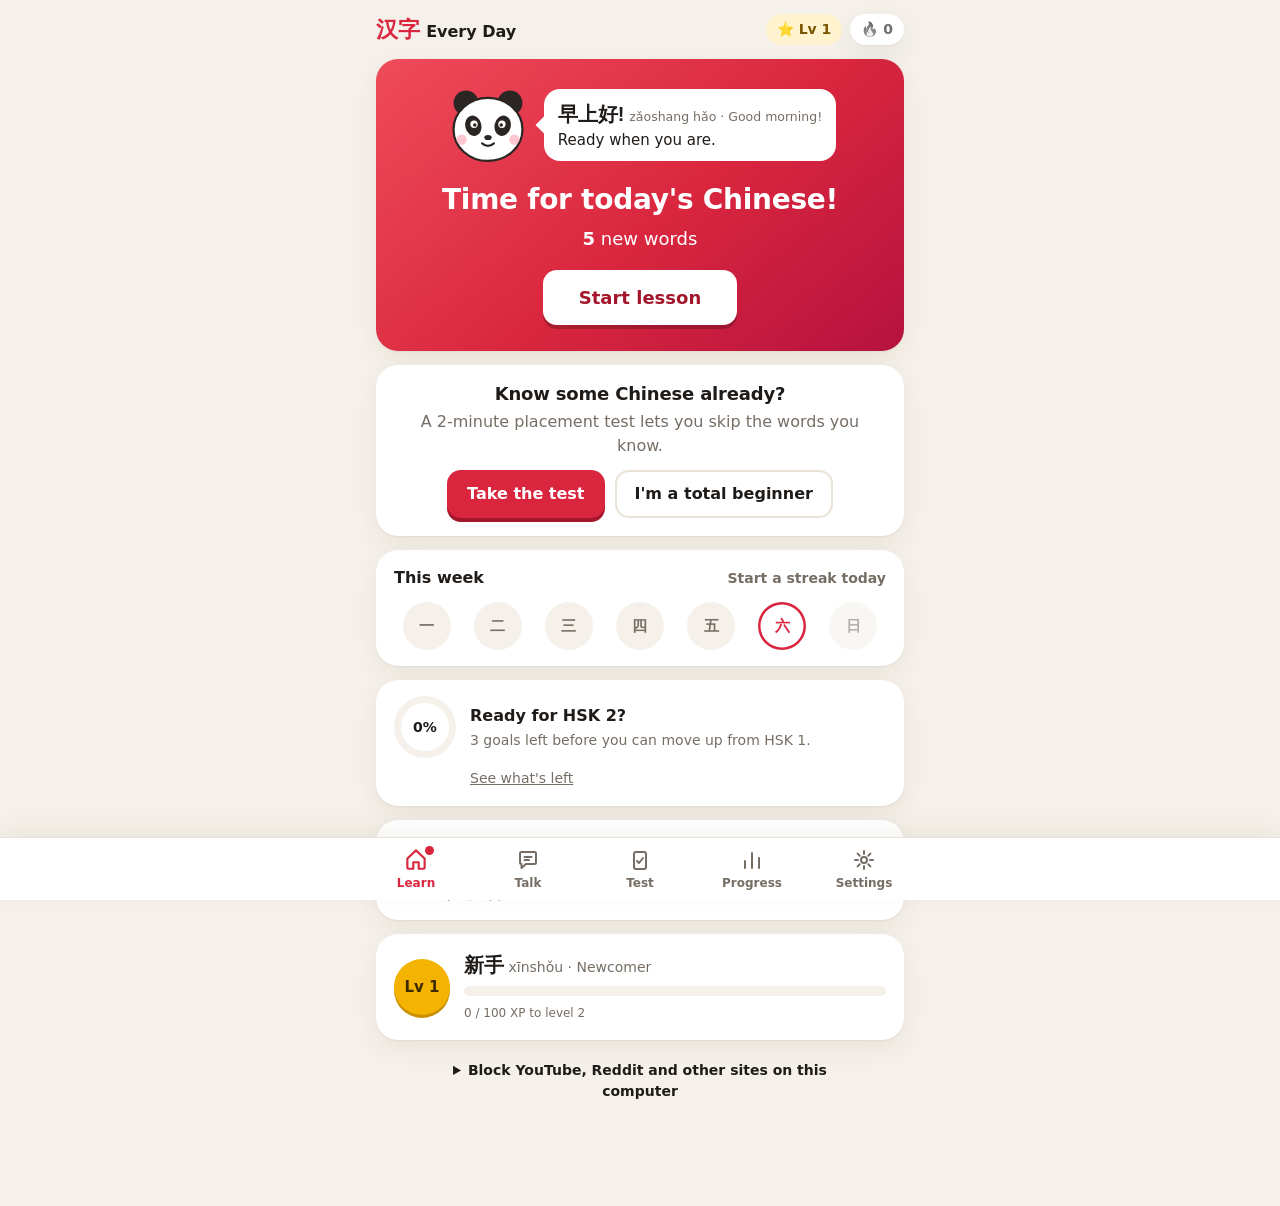
<file: index.html>
<!doctype html>
<!-- The app lives in docs/. If GitHub Pages serves the repository root, send visitors there. -->
<html lang="en">
<head>
  <meta charset="utf-8">
  <meta name="viewport" content="width=device-width, initial-scale=1">
  <title>汉字 Every Day</title>
  <meta http-equiv="refresh" content="0; url=docs/">
  <script>location.replace('docs/' + location.search + location.hash);</script>
</head>
<body>
  <p><a href="docs/">Open 汉字 Every Day</a></p>
</body>
</html>
</file>
<file: docs/styles.css>
/* 汉字 Every Day. Phone first; one centred column on bigger screens. */

:root {
  --bg: #f5f1ea;
  --surface: #ffffff;
  --sunken: #f5f1ea;
  --text: #1f1b18;
  --muted: #766e65;
  --line: #e9e2d7;
  --accent: #d9263e;
  --accent-deep: #a3162b;
  --accent-ink: #ffffff;
  --hero: linear-gradient(140deg, #ef4b5a 0%, #d9263e 55%, #b5123f 100%);
  --hero-done: linear-gradient(140deg, #35b877 0%, #1f8a4c 100%);
  --good: #1f8a4c;
  --good-bg: #e4f5ea;
  --bad: #d9263e;
  --bad-bg: #fde8eb;
  --gold: #f5b301;
  --gold-deep: #c98f00;
  --gold-bg: #fff3cf;
  --gold-ink: #7a5600;
  --shadow: 0 1px 2px rgba(70, 45, 20, 0.06), 0 8px 24px rgba(70, 45, 20, 0.07);
  --hanzi: "PingFang SC", "Hiragino Sans GB", "Noto Sans SC", "Microsoft YaHei", sans-serif;
  color-scheme: light dark;
}

@media (prefers-color-scheme: dark) {
  :root {
    --bg: #131110;
    --surface: #1f1c1a;
    --sunken: #171514;
    --text: #f3eee8;
    --muted: #a69e95;
    --line: #35302b;
    --accent: #ff5468;
    --accent-deep: #b3273a;
    --accent-ink: #1a0508;
    --hero: linear-gradient(140deg, #d9374a 0%, #b01c33 55%, #7d1030 100%);
    --hero-done: linear-gradient(140deg, #23855a 0%, #17633a 100%);
    --good: #4cc37e;
    --good-bg: #16301f;
    --bad: #ff6b78;
    --bad-bg: #3a1a1e;
    --gold: #ffcc4d;
    --gold-deep: #b98a12;
    --gold-bg: #3a2f10;
    --gold-ink: #ffdf8a;
    --shadow: 0 1px 2px rgba(0, 0, 0, 0.3), 0 8px 24px rgba(0, 0, 0, 0.25);
  }
  /* Bao's dark ears need an edge against a dark page */
  .panda { filter: drop-shadow(0 0 1.5px rgba(255, 255, 255, 0.7)); }
}

* { box-sizing: border-box; }

body {
  margin: 0;
  background: var(--bg);
  color: var(--text);
  font: 16px/1.5 system-ui, -apple-system, "Segoe UI", sans-serif;
  -webkit-tap-highlight-color: transparent;
}

#app {
  max-width: 560px;
  margin: 0 auto;
  padding: env(safe-area-inset-top) 16px calc(104px + env(safe-area-inset-bottom));
}

h1, h2 { line-height: 1.2; letter-spacing: -0.01em; }

/* ---------- header ---------- */

.top { display: flex; justify-content: space-between; align-items: center; padding: 14px 0; }
.brand { all: unset; cursor: pointer; font: 800 22px var(--hanzi); color: var(--accent); }
.brand span { font-family: system-ui, sans-serif; font-weight: 700; color: var(--text); font-size: 16px; }
.top-right { display: flex; align-items: center; gap: 8px; }
.xp-chip, .streak { font-weight: 700; font-size: 14px; padding: 5px 11px; border-radius: 999px; background: var(--surface); box-shadow: var(--shadow); }
.xp-chip { background: var(--gold-bg); color: var(--gold-ink); box-shadow: none; }
.streak.cold { color: var(--muted); filter: grayscale(1); }

.page-title { font-size: 28px; font-weight: 800; margin: 8px 0 16px; }
.label { font-size: 12px; font-weight: 700; text-transform: uppercase; letter-spacing: 0.08em; color: var(--muted); margin: 24px 4px 8px; }

/* ---------- cards ---------- */

.card { background: var(--surface); border-radius: 22px; padding: 22px; box-shadow: var(--shadow); margin-bottom: 14px; }
.card h1 { margin: 0 0 8px; font-size: 26px; font-weight: 800; }
.card h2 { margin: 0 0 6px; font-size: 18px; font-weight: 700; }
.card p { margin: 0 0 14px; color: var(--muted); }
.card hr { border: 0; border-top: 1px solid var(--line); margin: 22px 0; }
.card.slim { padding: 16px 20px; }
.card.ok, .card.offer, .card.warn { text-align: center; }
.card.warn { border: 2px solid var(--accent); }
.card.warn .link { display: block; margin: 12px auto 0; font-size: 14px; }
.card.offer { padding: 18px 20px; }
.card.offer p { margin-bottom: 12px; }
.card-head { display: flex; gap: 14px; align-items: flex-start; }
.card-head p { margin-bottom: 8px; }
.row { display: flex; gap: 10px; justify-content: center; flex-wrap: wrap; }
.fine { display: block; margin-top: 14px; color: var(--muted); font-size: 13px; }
.facts { margin: 4px 0 18px; padding: 0; list-style: none; display: grid; gap: 6px; font-size: 15px; }
.facts li { display: flex; gap: 8px; }
.facts li::before { content: "✓"; color: var(--good); font-weight: 800; }

/* The big card on the Learn tab */
.hero { background: var(--hero); color: #fff; text-align: center; padding: 22px 20px 26px; }
.hero.done { background: var(--hero-done); }
.hero h1 { color: #fff; font-size: 28px; }
.hero p { color: rgba(255, 255, 255, 0.9); }
.hero .owed { font-size: 18px; color: #fff; margin-bottom: 18px; }
.hero .blocked { background: rgba(0, 0, 0, 0.22); color: #fff; padding: 10px 14px; border-radius: 14px; font-size: 15px; }
.hero .btn.primary { background: #fff; color: var(--accent-deep); box-shadow: 0 4px 0 rgba(0, 0, 0, 0.22); }
.hero .btn.primary:active { box-shadow: 0 1px 0 rgba(0, 0, 0, 0.22); }
.hero .btn.ghost { background: rgba(255, 255, 255, 0.16); color: #fff; border-color: rgba(255, 255, 255, 0.4); }
.hero.done .btn.primary { color: #17633a; }

/* ---------- buttons ---------- */

.btn { display: inline-block; border: 0; border-radius: 14px; padding: 12px 20px; font: inherit; font-weight: 700; cursor: pointer; text-decoration: none; text-align: center; }
.btn.primary { background: var(--accent); color: var(--accent-ink); box-shadow: 0 4px 0 var(--accent-deep); transition: transform 0.06s, box-shadow 0.06s; }
.btn.primary:active { transform: translateY(3px); box-shadow: 0 1px 0 var(--accent-deep); }
.btn.big-btn { font-size: 18px; padding: 14px 36px; }
.btn.ghost { background: var(--surface); color: var(--text); border: 2px solid var(--line); padding: 10px 18px; }
.btn.danger { background: var(--bad-bg); color: var(--bad); }
.btn.install { padding: 6px 12px; font-size: 14px; box-shadow: 0 3px 0 var(--accent-deep); }
.btn.speaker { font-size: 44px; padding: 18px 36px; background: var(--surface); box-shadow: var(--shadow); margin: 8px 0 12px; border-radius: 24px; }
.btn:focus-visible, .opt-btn:focus-visible, .badge:focus-visible, .tabs button:focus-visible { outline: 3px solid var(--accent); outline-offset: 2px; }
.link { all: unset; cursor: pointer; color: var(--muted); text-decoration: underline; }
.icon { all: unset; cursor: pointer; font-size: 24px; padding: 4px 8px; }

/* ---------- Bao ---------- */

.panda { flex: none; }
.bao { display: flex; align-items: center; gap: 12px; justify-content: center; margin-bottom: 14px; text-align: left; }
.bao .panda { animation: bob 3s ease-in-out infinite; }
.bubble { position: relative; background: var(--surface); color: var(--text); border-radius: 16px; padding: 10px 14px; font-size: 15px; max-width: 300px; }
.bubble::before { content: ""; position: absolute; left: -6px; top: 50%; width: 12px; height: 12px; margin-top: -6px; background: var(--surface); transform: rotate(45deg); }
.bubble small { color: var(--muted); }

/* ---------- this week / level / stats ---------- */

.week { background: var(--surface); border-radius: 22px; padding: 16px 18px; box-shadow: var(--shadow); margin-bottom: 14px; }
.week-head { display: flex; justify-content: space-between; align-items: baseline; margin-bottom: 12px; }
.week-head span { font-size: 14px; color: var(--muted); font-weight: 600; }
.week-days { display: grid; grid-template-columns: repeat(7, 1fr); gap: 6px; }
.wd { aspect-ratio: 1; max-height: 48px; display: grid; place-items: center; border-radius: 50%; font: 600 15px var(--hanzi); background: var(--sunken); color: var(--muted); justify-self: center; width: 100%; max-width: 48px; }
.wd.done { background: var(--good); color: #fff; font-weight: 800; }
.wd.now { background: var(--surface); color: var(--accent); box-shadow: inset 0 0 0 2.5px var(--accent); }
.wd.later { opacity: 0.55; }

.level { display: flex; align-items: center; gap: 14px; background: var(--surface); border-radius: 22px; padding: 16px 18px; box-shadow: var(--shadow); margin-bottom: 14px; }
.lv-num { flex: none; width: 56px; height: 56px; border-radius: 50%; display: grid; place-items: center; background: var(--gold); color: #3d2b00; font-weight: 800; font-size: 15px; box-shadow: 0 3px 0 var(--gold-deep); }
.lv-body { flex: 1; min-width: 0; }
.lv-title { font-size: 14px; color: var(--muted); margin-bottom: 6px; }
.lv-title .hanzi-inline { color: var(--text); }
.lv-body small { color: var(--muted); font-size: 12px; }
.bar { height: 10px; background: var(--sunken); border-radius: 5px; overflow: hidden; margin-bottom: 4px; }
.bar div { height: 100%; background: var(--gold); border-radius: 5px; }

.stats { display: grid; grid-template-columns: repeat(4, 1fr); gap: 10px; }
.stats div { background: var(--surface); border-radius: 18px; padding: 14px 4px; text-align: center; box-shadow: var(--shadow); }
.stats b { display: block; font-size: 24px; font-weight: 800; }
.stats span { font-size: 12px; color: var(--muted); }
.cal { display: grid; grid-template-columns: repeat(14, 1fr); gap: 5px; background: var(--surface); border-radius: 18px; padding: 14px; box-shadow: var(--shadow); }
.day { aspect-ratio: 1; border-radius: 5px; background: var(--sunken); }
.day.on { background: var(--good); }
.day.today { box-shadow: inset 0 0 0 2px var(--accent); }

.badges { display: grid; grid-template-columns: repeat(4, 1fr); gap: 10px; }
.badge { all: unset; cursor: pointer; display: grid; justify-items: center; gap: 2px; padding: 12px 4px; border-radius: 18px; background: var(--surface); text-align: center; opacity: 0.55; }
.badge span { font-size: 28px; line-height: 1.2; filter: grayscale(1); }
.badge small { font-size: 11px; color: var(--muted); }
.badge.on { opacity: 1; background: var(--gold-bg); box-shadow: inset 0 0 0 2px var(--gold); }
.badge.on span { filter: none; }
.badge.on small { color: var(--gold-ink); font-weight: 700; }

/* Rows of results and words */
.card.list { padding: 6px 20px; }
.list-row { display: flex; justify-content: space-between; align-items: center; gap: 12px; padding: 12px 0; border-bottom: 1px solid var(--line); font-size: 15px; }
.list-row:last-child { border-bottom: 0; }
.list-row .pass { color: var(--good); font-weight: 700; }
.list-row .fail { color: var(--muted); }
.words .list-row { justify-content: flex-start; }
.words .list-row .hanzi-inline { min-width: 64px; font-size: 22px; }
.words .list-row span:last-child { margin-left: auto; color: var(--muted); text-align: right; }

/* ---------- lessons and tests ---------- */

.progress { height: 12px; background: var(--line); border-radius: 6px; overflow: hidden; }
.progress div { height: 100%; background: var(--accent); border-radius: 6px; transition: width 0.5s cubic-bezier(0.3, 1.4, 0.5, 1); }
.exam-bar { display: flex; justify-content: space-between; font-size: 14px; font-weight: 600; color: var(--muted); margin-bottom: 8px; }
.clock b { color: var(--text); font-variant-numeric: tabular-nums; }

.lesson { text-align: center; padding-top: 28px; }
.lesson > .label { margin-top: 0; }
.lesson > .btn { margin: 8px 4px; }
.lesson.enter > * { animation: rise 0.3s both; }
.hanzi { font: 400 92px/1.2 var(--hanzi); margin: 4px 0 14px; }
.hanzi.sm { font-size: 44px; margin: 0; }
.hanzi.opt { font-size: 38px; margin: 0; }
.hanzi-inline { font-family: var(--hanzi); font-size: 20px; }
.pinyin { font-size: 18px; color: var(--accent); font-weight: 700; }
.pinyin.lg { font-size: 26px; }
.meaning { color: var(--muted); }
.meaning.lg { font-size: 20px; color: var(--text); margin-bottom: 20px; }
.meaning.xl { font-size: 30px; color: var(--text); font-weight: 800; margin: 16px 0 24px; }

.opts { display: grid; gap: 12px; margin-top: 16px; }
.opts.grid { grid-template-columns: 1fr 1fr; }
.opt-btn { position: relative; background: var(--surface); border: 2px solid var(--line); border-radius: 18px; padding: 16px 12px; font: inherit; font-size: 17px; color: var(--text); cursor: pointer; min-height: 64px; box-shadow: 0 3px 0 var(--line); transition: transform 0.06s, box-shadow 0.06s, border-color 0.1s; }
.opt-btn:active:not(:disabled) { transform: translateY(2px); box-shadow: 0 1px 0 var(--line); }
.opt-btn:disabled { cursor: default; opacity: 0.55; }
.opt-btn.right { border-color: var(--good); background: var(--good-bg); opacity: 1; box-shadow: 0 3px 0 var(--good); animation: pop 0.35s; }
.opt-btn.wrong { border-color: var(--bad); background: var(--bad-bg); opacity: 1; box-shadow: 0 3px 0 var(--bad); animation: shake 0.35s; }
.opt-btn.idk { color: var(--muted); border-style: dashed; box-shadow: none; }
.opt-btn kbd { position: absolute; top: 6px; left: 10px; font: 11px system-ui; color: var(--muted); }
.idk-link { display: inline-block; margin-top: 18px; padding: 8px 12px; font-size: 15px; }

.pin { display: flex; gap: 8px; margin-top: 16px; }
.pin input { flex: 1; min-width: 0; font: inherit; font-size: 20px; padding: 12px 14px; border-radius: 14px; border: 2px solid var(--line); background: var(--surface); color: var(--text); }
.pin input:focus { outline: none; border-color: var(--accent); }
.hint { font-size: 13px; color: var(--muted); margin: 10px 0 0; }

.feedback { margin-top: 24px; padding: 18px; border-radius: 22px; text-align: left; animation: rise 0.25s both; }
.feedback.good { background: var(--good-bg); }
.feedback.bad { background: var(--bad-bg); }
.feedback .btn { width: 100%; }
.fb-head { display: flex; justify-content: space-between; align-items: center; gap: 12px; }
.fb-head .panda.cheer { animation: hop 0.5s; }
.verdict { margin: 0 0 8px; font-weight: 700; font-size: 20px; }
.verdict small { font-size: 13px; font-weight: 500; opacity: 0.85; }
.good .verdict { color: var(--good); }
.bad .verdict { color: var(--bad); }
.verdict .hanzi-inline { color: var(--text); }
.gain { margin: 0 0 8px; display: flex; gap: 8px; flex-wrap: wrap; font-size: 14px; }
.gain span, .chips span { background: var(--gold-bg); color: var(--gold-ink); font-weight: 700; padding: 3px 10px; border-radius: 999px; }
.gain .combo { animation: pop 0.4s; }
.levelup { margin: 0 0 12px !important; padding: 8px 12px; border-radius: 12px; background: var(--gold); color: #3d2b00 !important; font-weight: 700; text-align: center; animation: pop 0.5s; }
.reveal { display: flex; align-items: center; gap: 16px; margin-bottom: 16px; }
.reveal > div:nth-child(2) { flex: 1; }

.freq { display: inline-block; font-size: 12px; font-weight: 700; padding: 2px 8px; border-radius: 999px; margin-top: 4px; }
.freq.f3 { background: var(--good-bg); color: var(--good); }
.freq.f2 { background: var(--line); color: var(--text); }
.freq.f1 { background: var(--surface); color: var(--muted); box-shadow: inset 0 0 0 1px var(--line); }
.note { font-size: 14px; color: var(--text) !important; background: var(--surface); border-left: 3px solid var(--accent); padding: 8px 12px; border-radius: 8px; text-align: left; margin: 12px 0 16px !important; }
.lesson > .note { max-width: 420px; margin-left: auto !important; margin-right: auto !important; }

/* Finishing screens */
.celebrate .panda { animation: hop 0.6s 2; }
.praise { margin: 4px 0 !important; font-size: 20px; color: var(--accent) !important; }
.praise small { font-size: 13px; color: var(--muted); }
.score { font-size: 56px !important; margin: 4px 0 !important; }
.score small { font-size: 22px; color: var(--muted); font-weight: 600; }
.chips { display: flex; gap: 8px; justify-content: center; flex-wrap: wrap; margin-bottom: 16px; }
.new-badge { background: var(--gold-bg); color: var(--gold-ink) !important; border-radius: 12px; padding: 8px 12px; margin-bottom: 12px !important; animation: pop 0.5s; }
.new-badge span { font-size: 20px; }

/* ---------- settings ---------- */

.settings { display: grid; gap: 20px; }
.settings label { display: grid; gap: 6px; font-weight: 700; }
.settings input, .settings textarea { font: inherit; font-weight: 400; padding: 10px 12px; border-radius: 12px; border: 2px solid var(--line); background: var(--sunken); color: var(--text); }
.settings textarea:disabled { opacity: 0.5; }
.settings small { font-weight: 400; color: var(--muted); }
.check { display: flex !important; align-items: center; gap: 10px; }
.check input { width: 20px; height: 20px; accent-color: var(--accent); padding: 0; }
.apps { border: 0; padding: 0; margin: 0; display: grid; gap: 6px; }
.apps legend { font-weight: 700; padding: 0; margin-bottom: 6px; }
.apps:disabled { opacity: 0.5; }
.app-list { max-height: 320px; overflow-y: auto; border: 2px solid var(--line); border-radius: 12px; }
.app { display: flex !important; align-items: center; gap: 10px; padding: 10px 12px; font-weight: 400 !important; border-bottom: 1px solid var(--line); }
.app:last-child { border-bottom: 0; }
.app input { width: 20px; height: 20px; accent-color: var(--accent); }

/* ---------- installing ---------- */

.install-box { display: grid; justify-items: center; gap: 6px; margin: 20px 0 0; text-align: center; }
.install-box small, .install-hint { color: var(--muted); font-size: 13px; margin: 0; max-width: 360px; }
.desk { max-width: 420px; text-align: left; font-size: 14px; color: var(--muted); }
.desk summary { cursor: pointer; color: var(--text); font-weight: 600; text-align: center; }
.desk ol { padding-left: 20px; margin: 12px 0 8px; }
.desk li { margin-bottom: 6px; }
.desk a { color: var(--accent); }
.desk code { background: var(--line); padding: 1px 5px; border-radius: 4px; font-size: 13px; }

/* ---------- tab bar ---------- */

.tabs { position: fixed; left: 0; right: 0; bottom: 0; z-index: 10; background: var(--surface); box-shadow: 0 -1px 0 var(--line), 0 -8px 24px rgba(70, 45, 20, 0.06); padding-bottom: env(safe-area-inset-bottom); }
.tabs > div { max-width: 560px; margin: 0 auto; display: grid; grid-template-columns: repeat(5, 1fr); }
.tabs button { all: unset; cursor: pointer; position: relative; display: grid; justify-items: center; gap: 2px; padding: 10px 0 8px; color: var(--muted); font-size: 12px; font-weight: 600; }
.tabs button.on { color: var(--accent); }
.tabs button.on svg { transform: translateY(-1px) scale(1.08); }
.tabs .dot { position: absolute; top: 8px; left: 50%; margin-left: 9px; width: 9px; height: 9px; border-radius: 50%; background: var(--accent); box-shadow: 0 0 0 2px var(--surface); }

/* ---------- confetti, toast, motion ---------- */

.confetti { position: fixed; inset: 0; pointer-events: none; overflow: hidden; z-index: 20; }
.confetti i { position: absolute; top: -16px; width: 9px; height: 14px; border-radius: 2px; animation: fall linear both; }
#toast { position: fixed; left: 50%; bottom: calc(88px + env(safe-area-inset-bottom)); transform: translate(-50%, 20px); background: var(--text); color: var(--bg); padding: 10px 16px; border-radius: 14px; font-size: 14px; max-width: calc(100vw - 32px); opacity: 0; pointer-events: none; transition: opacity 0.2s, transform 0.2s; z-index: 30; }
#toast.show { opacity: 1; transform: translate(-50%, 0); }

@keyframes rise { from { opacity: 0; transform: translateY(10px); } }
@keyframes pop { 0% { transform: scale(0.9); } 60% { transform: scale(1.06); } 100% { transform: scale(1); } }
@keyframes shake { 20%, 60% { transform: translateX(-6px); } 40%, 80% { transform: translateX(6px); } }
@keyframes bob { 50% { transform: translateY(-4px); } }
@keyframes hop { 30% { transform: translateY(-12px) rotate(-4deg); } 60% { transform: translateY(0) rotate(3deg); } }
@keyframes fall { to { transform: translate(var(--drift), 105vh) rotate(var(--spin)); } }

@media (prefers-reduced-motion: reduce) {
  *, *::before, *::after { animation: none !important; transition: none !important; }
}
@media (hover: hover) {
  .opt-btn:hover:not(:disabled) { border-color: var(--accent); }
  .tabs button:not(.on):hover { color: var(--text); }
}
@media (hover: none) {
  /* Phones have no number keys to hint at */
  .opt-btn kbd { display: none; }
}
@media (max-width: 420px) {
  .hanzi { font-size: 76px; }
  .stats { grid-template-columns: repeat(2, 1fr); }
  .bao .panda { width: 72px; height: 72px; }
}

/* "Do you already know this word?" */
.ask { font-size: 18px; font-weight: 700; margin: 18px 0 12px; }
.choice { display: grid; gap: 10px; max-width: 320px; margin: 0 auto; }
.known-note { margin: 0 0 12px; font-size: 14px; }

/* HSK level test */
.ladder { display: grid; grid-template-columns: repeat(6, 1fr); gap: 6px; margin-bottom: 4px; }
.ladder i { font-style: normal; text-align: center; font-weight: 700; font-size: 13px; padding: 6px 0; border-radius: 10px; background: var(--line); color: var(--muted); }
.ladder i.done { background: var(--good); color: #fff; }
.ladder i.now { background: var(--accent); color: var(--accent-ink); }
.eyebrow { margin: 6px 0 0 !important; font-size: 13px; font-weight: 700; text-transform: uppercase; letter-spacing: 0.08em; }
.level-card { border: 2px solid var(--gold); }
.level-card .btn { width: 100%; margin-top: 4px; }
.lvl-badge { flex: none; width: 64px; height: 64px; border-radius: 18px; background: var(--gold); color: #3d2b00; display: grid; place-items: center; font-size: 12px; font-weight: 800; line-height: 1; padding-top: 8px; box-shadow: 0 3px 0 var(--gold-deep); }
.lvl-badge b { display: block; font-size: 26px; }

/* Ready for HSK 2 */
.ready { padding: 16px 18px; }
.rd-head { display: flex; align-items: center; gap: 14px; }
.rd-head > div:last-child { display: grid; gap: 2px; }
.rd-head small { color: var(--muted); font-size: 14px; }
.ready > .link { display: inline-block; margin: 10px 0 0 76px; font-size: 14px; }
.ring { --p: 0; flex: none; width: 62px; height: 62px; border-radius: 50%; display: grid; place-items: center; background: conic-gradient(var(--accent) calc(var(--p) * 1%), var(--sunken) 0); }
.ring b { width: 48px; height: 48px; border-radius: 50%; background: var(--surface); display: grid; place-items: center; font-size: 14px; }
.done-ready { background: var(--gold-bg); box-shadow: inset 0 0 0 2px var(--gold), var(--shadow); }
.done-ready small { color: var(--gold-ink) !important; }
.rd-emoji { font-size: 36px; }
.goals { list-style: none; padding: 0; margin: 16px 0 0; display: grid; gap: 16px; }
.goals li { display: grid; gap: 4px; }
.g-top { display: flex; align-items: center; gap: 8px; }
.g-check { flex: none; width: 22px; height: 22px; border-radius: 50%; border: 2px solid var(--line); display: grid; place-items: center; font-size: 13px; font-weight: 800; color: #fff; }
.met .g-check { background: var(--good); border-color: var(--good); }
.goals .bar div { background: var(--accent); }
.met .bar div { background: var(--good); }
.g-have { color: var(--text); font-weight: 600; font-size: 13px; }
.g-hint { color: var(--muted); font-size: 13px; }
.btn.small { padding: 6px 12px; font-size: 14px; justify-self: start; margin-top: 4px; }

/* Talk */
.talk-teaser { all: unset; box-sizing: border-box; cursor: pointer; display: flex; align-items: center; gap: 14px; width: 100%; background: var(--surface); border-radius: 22px; padding: 14px 18px; box-shadow: var(--shadow); margin-bottom: 14px; }
.tt-icon { font-size: 28px; }
.tt-text { flex: 1; display: grid; }
.tt-text small { color: var(--muted); font-size: 12px; font-weight: 700; text-transform: uppercase; letter-spacing: 0.06em; }
.tt-go { font-size: 22px; color: var(--muted); font-weight: 700; }
.today-talk h2 { font-size: 22px; }
.key { background: var(--sunken); border-radius: 14px; padding: 12px 14px; color: var(--text) !important; display: grid; gap: 2px; }
.key .hanzi-inline { font-size: 22px; }
.key small { color: var(--muted); }
.talk-row { all: unset; box-sizing: border-box; cursor: pointer; display: flex; width: 100%; gap: 12px; padding: 14px 0; border-bottom: 1px solid var(--line); }
.talk-row:last-child { border-bottom: 0; }
.talk-row span:nth-child(2) { flex: 1; color: var(--muted); }
.talk-row .hanzi-inline { min-width: 112px; }
.back { display: inline-block; margin: 4px 0 0; font-size: 15px; text-decoration: none; }
.toggles { display: flex; gap: 8px; flex-wrap: wrap; margin-bottom: 14px; }
.chip { font: inherit; font-size: 14px; font-weight: 700; padding: 6px 14px; border-radius: 999px; border: 2px solid var(--line); background: var(--surface); color: var(--muted); cursor: pointer; }
.chip.on { border-color: var(--accent); color: var(--accent); }
.chat { display: grid; gap: 10px; margin-bottom: 16px; }
.msg { display: flex; }
.msg.me { justify-content: flex-end; }
.bubble-btn { all: unset; cursor: pointer; display: grid; gap: 2px; max-width: 82%; padding: 10px 14px; border-radius: 20px; background: var(--surface); box-shadow: var(--shadow); text-align: left; }
.them .bubble-btn { border-bottom-left-radius: 6px; }
.me .bubble-btn { border-bottom-right-radius: 6px; background: var(--good-bg); }
.msg.ok .bubble-btn { box-shadow: inset 0 0 0 2px var(--good); }
.msg.fixed .bubble-btn { box-shadow: inset 0 0 0 2px var(--bad); }
.msg-zh { font: 22px/1.35 var(--hanzi); }
.msg-py { color: var(--accent); font-size: 14px; font-weight: 600; }
.msg-en { color: var(--muted); font-size: 14px; }
.msg-note { margin: -4px 4px 0 auto; font-size: 13px; color: var(--bad); text-align: right; }
.chat .msg { animation: rise 0.25s both; }
.your-turn .label { margin-top: 8px; }
.opt-btn.say { display: grid; gap: 2px; text-align: left; padding: 12px 16px; }
.opt-btn.say small { color: var(--muted); }
.center { text-align: center; }
@media (max-width: 380px) {
  .tabs button { font-size: 11px; }
}
</file>
